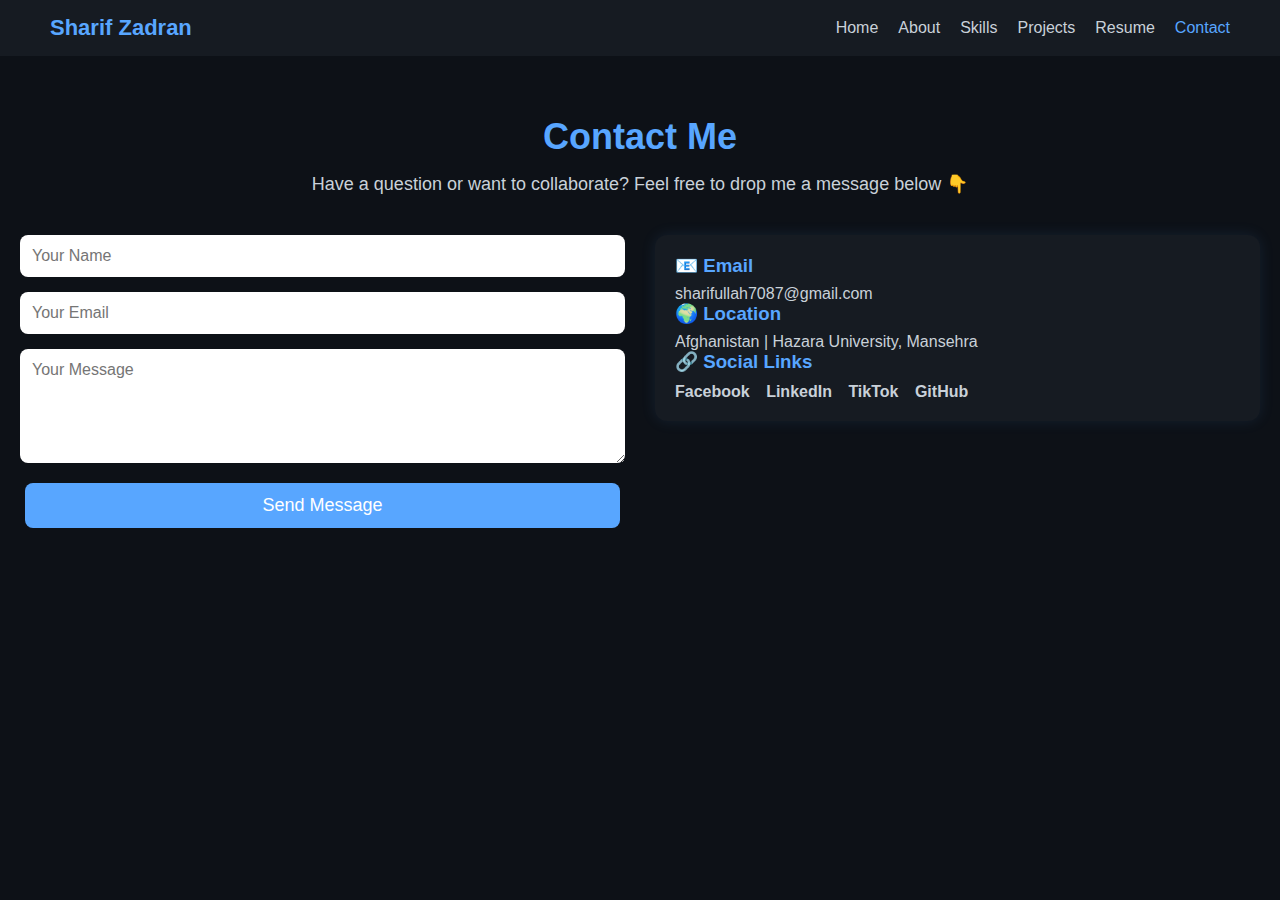
<file: contact.html>
<!DOCTYPE html>
<html lang="en">
<head>
  <meta charset="UTF-8">
  <meta name="viewport" content="width=device-width, initial-scale=1.0">
  <title>Contact | Sharif Khan Zadran</title>
  <link rel="stylesheet" href="style.css">
</head>
<body>
  <!-- Navbar -->
  <header>
    <nav class="navbar">
      <div class="logo">Sharif Zadran</div>
      <ul class="nav-links">
        <li><a href="index.html">Home</a></li>
        <li><a href="about.html">About</a></li>
        <li><a href="skills.html">Skills</a></li>
        <li><a href="projects.html">Projects</a></li>
        <li><a href="resume.html">Resume</a></li>
        <li><a href="contact.html" class="active">Contact</a></li>
      </ul>
    </nav>
  </header>

  <!-- Contact Section -->
  <section class="contact">
    <div class="container">
      <h1>Contact Me</h1>
      <p class="intro">Have a question or want to collaborate? Feel free to drop me a message below 👇</p>

      <div class="contact-grid">
        <!-- Contact Form -->
        <div class="contact-form">
          <form action="#" method="POST">
            <input type="text" name="name" placeholder="Your Name" required>
            <input type="email" name="email" placeholder="Your Email" required>
            <textarea name="message" rows="5" placeholder="Your Message" required></textarea>
            <button type="submit" class="btn">Send Message</button>
          </form>
        </div>

        <!-- Contact Info -->
        <div class="contact-info">
          <h3>📧 Email</h3>
          <p><a href="mailto:sharif@example.com">sharifullah7087@gmail.com</a></p>

          <h3>🌍 Location</h3>
          <p>Afghanistan | Hazara University, Mansehra</p>

          <h3>🔗 Social Links</h3>
          <div class="social-links">
            <a href="https://www.facebook.com/share/1AcQC41v9h/" target="_blank">Facebook</a>
            <a href="https://www.linkedin.com/in/sharif-khan-016564327?utm_source=share&utm_campaign=share_via&utm_content=profile&utm_medium=android_app" target="_blank">LinkedIn</a>
            <a href="https://www.tiktok.com/@khan689002?_t=ZS-8xKswo75bf7&_r=1" target="_blank">TikTok</a>
            <a href="https://github.com/" target="_blank">GitHub</a> <!-- optional placeholder -->
          </div>
        </div>
      </div>
    </div>
  </section>
</body>
</html>
</file>
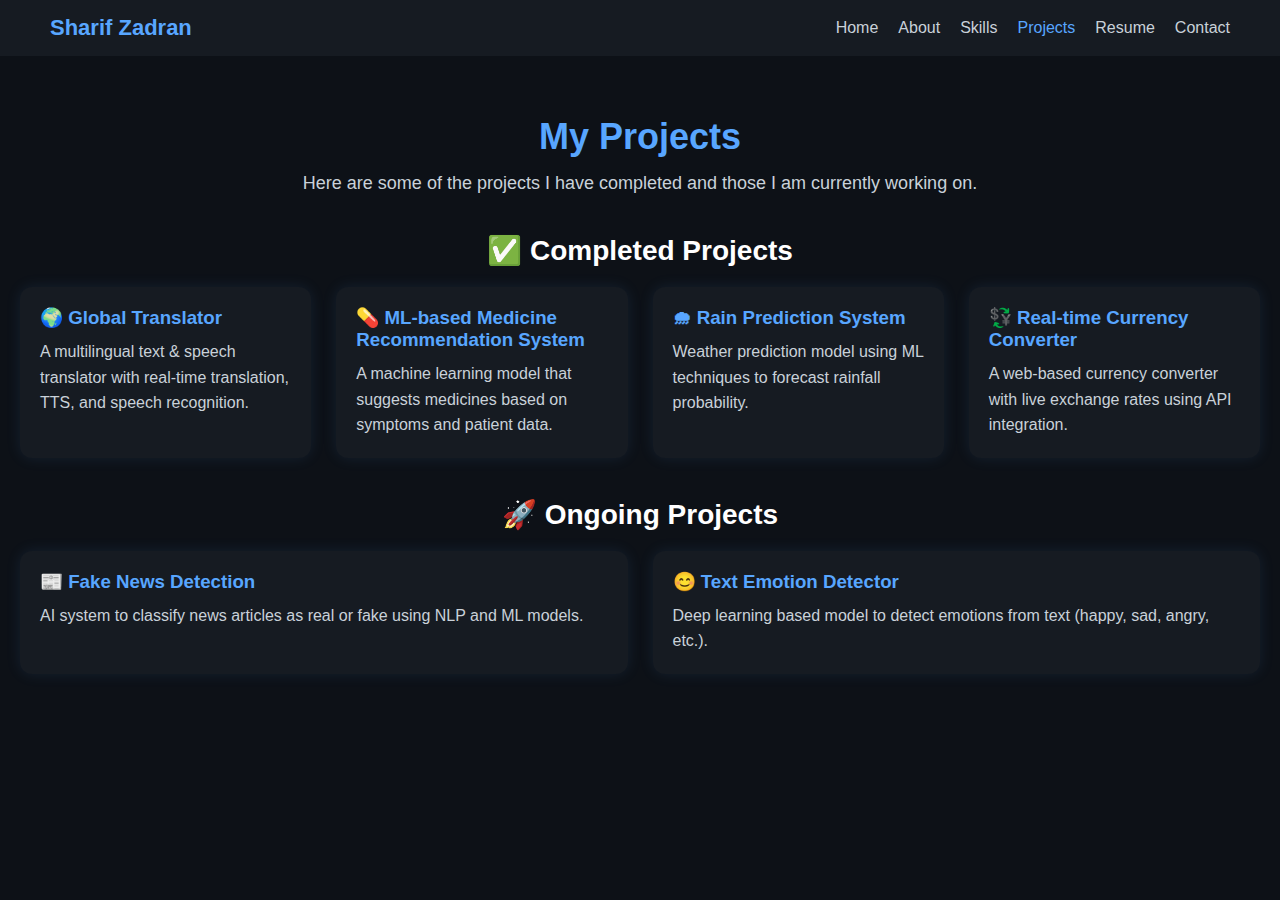
<file: projects.html>
<!DOCTYPE html>
<html lang="en">
<head>
  <meta charset="UTF-8">
  <meta name="viewport" content="width=device-width, initial-scale=1.0">
  <title>Projects | Sharif Khan Zadran</title>
  <link rel="stylesheet" href="style.css">
</head>
<body>
  <!-- Navbar -->
  <header>
    <nav class="navbar">
      <div class="logo">Sharif Zadran</div>
      <ul class="nav-links">
        <li><a href="index.html">Home</a></li>
        <li><a href="about.html">About</a></li>
        <li><a href="skills.html">Skills</a></li>
        <li><a href="projects.html" class="active">Projects</a></li>
        <li><a href="resume.html">Resume</a></li>
        <li><a href="contact.html">Contact</a></li>
      </ul>
    </nav>
  </header>

  <!-- Projects Section -->
  <section class="projects">
    <div class="container">
      <h1>My Projects</h1>
      <p class="intro">Here are some of the projects I have completed and those I am currently working on.</p>

      <h2>✅ Completed Projects</h2>
      <div class="projects-grid">
        <div class="project-card">
          <h3>🌍 Global Translator</h3>
          <p>A multilingual text & speech translator with real-time translation, TTS, and speech recognition.</p>
        </div>

        <div class="project-card">
          <h3>💊 ML-based Medicine Recommendation System</h3>
          <p>A machine learning model that suggests medicines based on symptoms and patient data.</p>
        </div>

        <div class="project-card">
          <h3>🌧 Rain Prediction System</h3>
          <p>Weather prediction model using ML techniques to forecast rainfall probability.</p>
        </div>

        <div class="project-card">
          <h3>💱 Real-time Currency Converter</h3>
          <p>A web-based currency converter with live exchange rates using API integration.</p>
        </div>
      </div>

      <h2>🚀 Ongoing Projects</h2>
      <div class="projects-grid">
        <div class="project-card">
          <h3>📰 Fake News Detection</h3>
          <p>AI system to classify news articles as real or fake using NLP and ML models.</p>
        </div>

        <div class="project-card">
          <h3>😊 Text Emotion Detector</h3>
          <p>Deep learning based model to detect emotions from text (happy, sad, angry, etc.).</p>
        </div>
      </div>
    </div>
  </section>
</body>
</html>
</file>
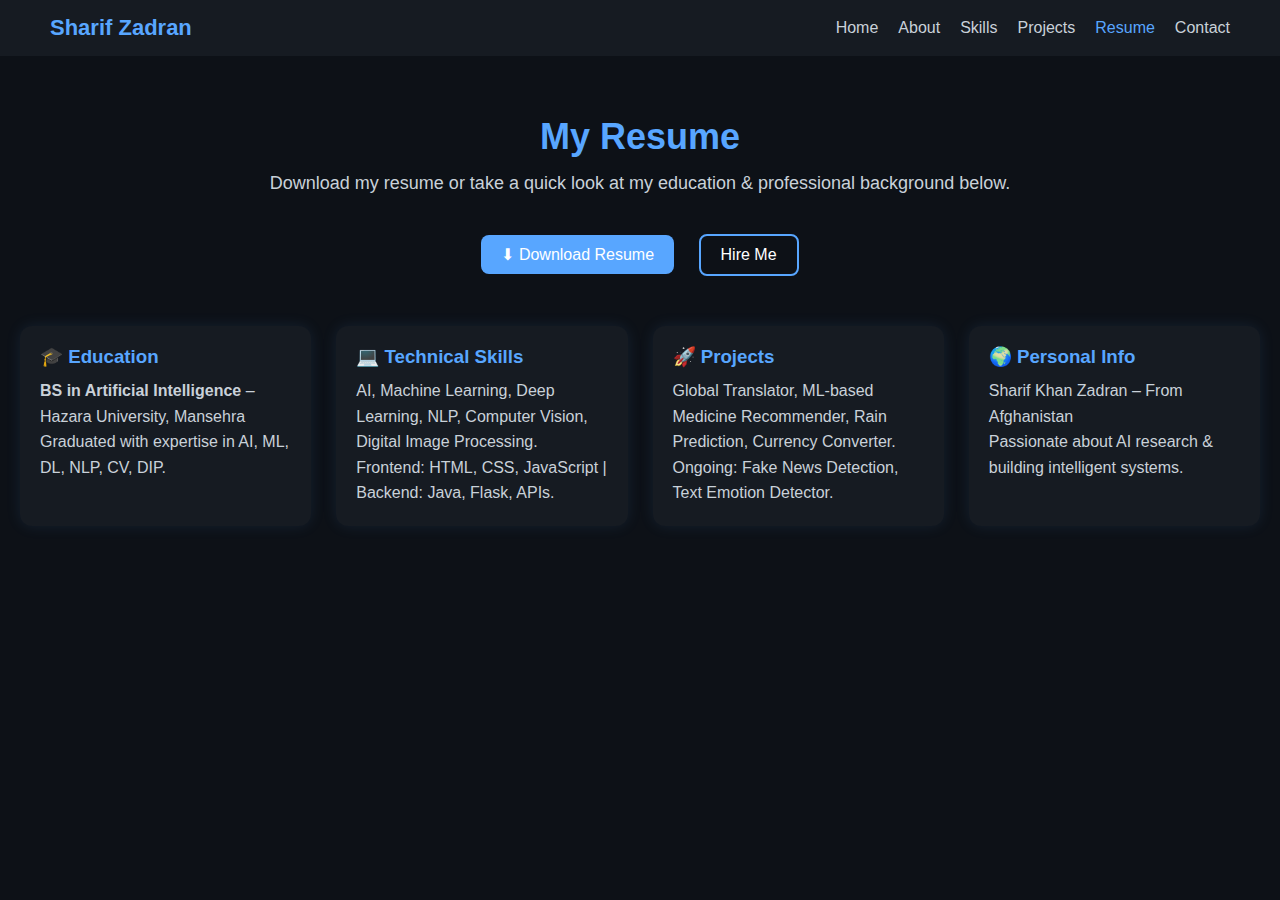
<file: resume.html>
<!DOCTYPE html>
<html lang="en">
<head>
  <meta charset="UTF-8">
  <meta name="viewport" content="width=device-width, initial-scale=1.0">
  <title>Resume | Sharif Khan Zadran</title>
  <link rel="stylesheet" href="style.css">
</head>
<body>
  <!-- Navbar -->
  <header>
    <nav class="navbar">
      <div class="logo">Sharif Zadran</div>
      <ul class="nav-links">
        <li><a href="index.html">Home</a></li>
        <li><a href="about.html">About</a></li>
        <li><a href="skills.html">Skills</a></li>
        <li><a href="projects.html">Projects</a></li>
        <li><a href="resume.html" class="active">Resume</a></li>
        <li><a href="contact.html">Contact</a></li>
      </ul>
    </nav>
  </header>

  <!-- Resume Section -->
  <section class="resume">
    <div class="container">
      <h1>My Resume</h1>
      <p class="intro">
        Download my resume or take a quick look at my education & professional background below.
      </p>

      <div class="resume-buttons">
        <a href="Sharif_Resume.pdf" class="btn" download>⬇ Download Resume</a>
        <a href="contact.html" class="btn btn-outline">Hire Me</a>
      </div>

      <div class="resume-grid">
        <div class="resume-card">
          <h3>🎓 Education</h3>
          <p><strong>BS in Artificial Intelligence</strong> – Hazara University, Mansehra</p>
          <p>Graduated with expertise in AI, ML, DL, NLP, CV, DIP.</p>
        </div>

        <div class="resume-card">
          <h3>💻 Technical Skills</h3>
          <p>AI, Machine Learning, Deep Learning, NLP, Computer Vision, Digital Image Processing.</p>
          <p>Frontend: HTML, CSS, JavaScript | Backend: Java, Flask, APIs.</p>
        </div>

        <div class="resume-card">
          <h3>🚀 Projects</h3>
          <p>Global Translator, ML-based Medicine Recommender, Rain Prediction, Currency Converter.</p>
          <p>Ongoing: Fake News Detection, Text Emotion Detector.</p>
        </div>

        <div class="resume-card">
          <h3>🌍 Personal Info</h3>
          <p>Sharif Khan Zadran – From Afghanistan</p>
          <p>Passionate about AI research & building intelligent systems.</p>
        </div>
      </div>
    </div>
  </section>
</body>
</html>
</file>
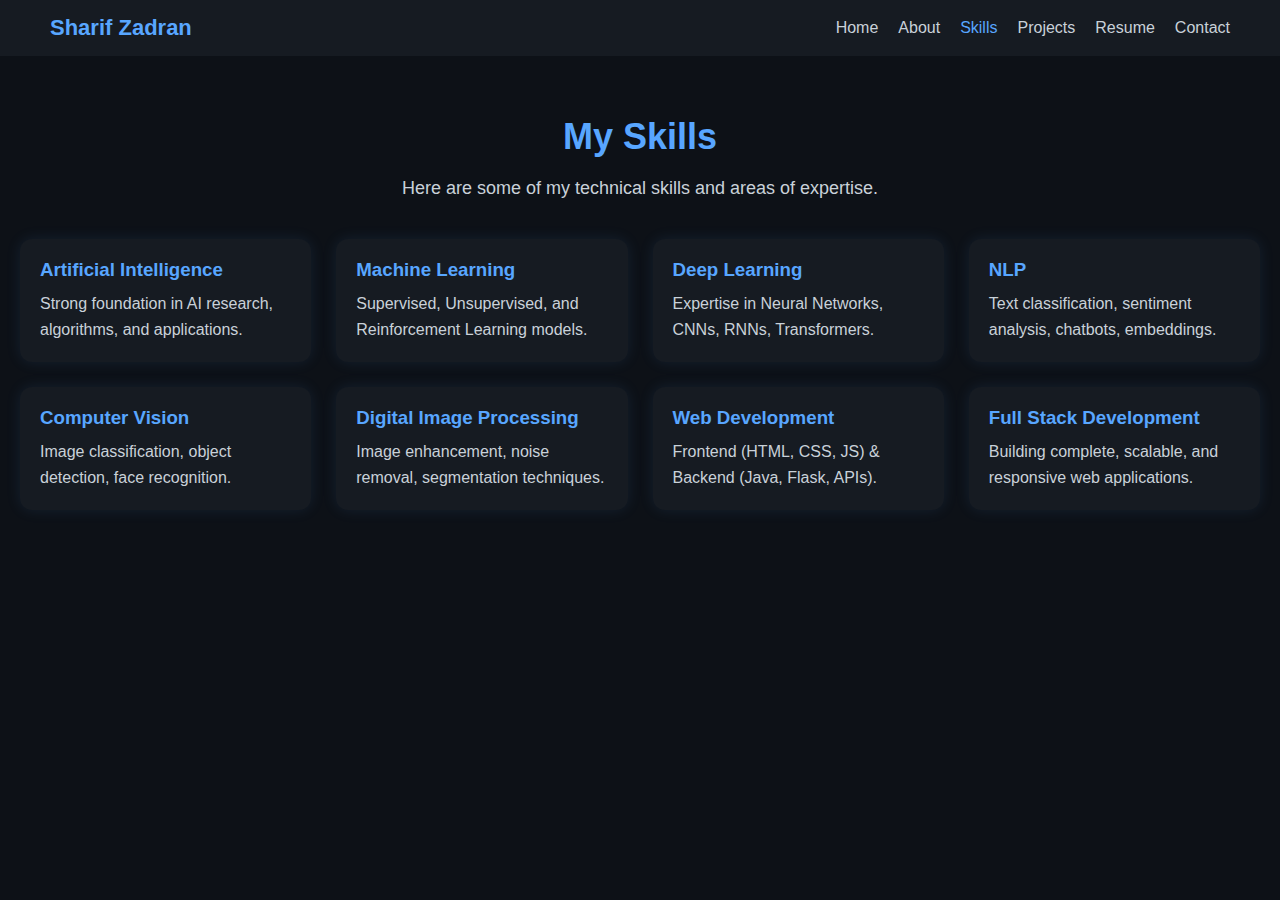
<file: skills.html>
<!DOCTYPE html>
<html lang="en">
<head>
  <meta charset="UTF-8">
  <meta name="viewport" content="width=device-width, initial-scale=1.0">
  <title>Skills | Sharif Khan Zadran</title>
  <link rel="stylesheet" href="style.css">
</head>
<body>
  <!-- Navbar -->
  <header>
    <nav class="navbar">
      <div class="logo">Sharif Zadran</div>
      <ul class="nav-links">
        <li><a href="index.html">Home</a></li>
        <li><a href="about.html">About</a></li>
        <li><a href="skills.html" class="active">Skills</a></li>
        <li><a href="projects.html">Projects</a></li>
        <li><a href="resume.html">Resume</a></li>
        <li><a href="contact.html">Contact</a></li>
      </ul>
    </nav>
  </header>

  <!-- Skills Section -->
  <section class="skills">
    <div class="container">
      <h1>My Skills</h1>
      <p class="intro">Here are some of my technical skills and areas of expertise.</p>

      <div class="skills-grid">
        <div class="skill-card">
          <h3>Artificial Intelligence</h3>
          <p>Strong foundation in AI research, algorithms, and applications.</p>
        </div>

        <div class="skill-card">
          <h3>Machine Learning</h3>
          <p>Supervised, Unsupervised, and Reinforcement Learning models.</p>
        </div>

        <div class="skill-card">
          <h3>Deep Learning</h3>
          <p>Expertise in Neural Networks, CNNs, RNNs, Transformers.</p>
        </div>

        <div class="skill-card">
          <h3>NLP</h3>
          <p>Text classification, sentiment analysis, chatbots, embeddings.</p>
        </div>

        <div class="skill-card">
          <h3>Computer Vision</h3>
          <p>Image classification, object detection, face recognition.</p>
        </div>

        <div class="skill-card">
          <h3>Digital Image Processing</h3>
          <p>Image enhancement, noise removal, segmentation techniques.</p>
        </div>

        <div class="skill-card">
          <h3>Web Development</h3>
          <p>Frontend (HTML, CSS, JS) & Backend (Java, Flask, APIs).</p>
        </div>

        <div class="skill-card">
          <h3>Full Stack Development</h3>
          <p>Building complete, scalable, and responsive web applications.</p>
        </div>
      </div>
    </div>
  </section>
</body>
</html>
</file>
<file: style.css>
* {
  margin: 0;
  padding: 0;
  box-sizing: border-box;
  font-family: "Segoe UI", sans-serif;
}

body {
  background: #0d1117;
  color: #ffffff;
}

/* Navbar */
.navbar {
  display: flex;
  justify-content: space-between;
  align-items: center;
  padding: 15px 50px;
  background: #161b22;
  position: sticky;
  top: 0;
}

.navbar .logo {
  font-size: 22px;
  font-weight: bold;
  color: #58a6ff;
}

.nav-links {
  list-style: none;
  display: flex;
  gap: 20px;
}

.nav-links li a {
  text-decoration: none;
  color: #c9d1d9;
  transition: 0.3s;
}

.nav-links li a:hover,
.nav-links li a.active {
  color: #58a6ff;
}

/* Hero Section */
.hero {
  display: flex;
  align-items: center;
  justify-content: center;
  height: 90vh;
  text-align: center;
  padding: 20px;
  background: linear-gradient(135deg, #0d1117, #161b22);
}

.hero-text h1 {
  font-size: 48px;
  margin-bottom: 15px;
}

.hero-text h1 span {
  color: #58a6ff;
}

.hero-text h2 {
  font-size: 24px;
  font-weight: 400;
  margin-bottom: 20px;
  color: #8b949e;
}

.hero-text p {
  max-width: 600px;
  margin: 0 auto 30px;
  font-size: 18px;
  line-height: 1.6;
  color: #c9d1d9;
}

.btn {
  display: inline-block;
  padding: 10px 20px;
  border-radius: 8px;
  background: #58a6ff;
  color: white;
  text-decoration: none;
  margin: 5px;
  transition: 0.3s;
}

.btn:hover {
  background: #1f6feb;
}

.btn-outline {
  background: transparent;
  border: 2px solid #58a6ff;
}

.btn-outline:hover {
  background: #58a6ff;
}

/* About Page */
.about {
  padding: 60px 20px;
  background: #0d1117;
  color: #c9d1d9;
}

.about h1 {
  text-align: center;
  font-size: 36px;
  margin-bottom: 40px;
  color: #58a6ff;
}

.about-content {
  display: flex;
  flex-wrap: wrap;
  align-items: center;
  justify-content: center;
  gap: 40px;
}

.about-text {
  flex: 1;
  min-width: 300px;
  max-width: 600px;
}

.about-text h2 {
  font-size: 28px;
  margin-bottom: 20px;
  color: #ffffff;
}

.about-text p {
  font-size: 18px;
  line-height: 1.7;
  margin-bottom: 15px;
}

.about-img {
  flex: 1;
  min-width: 250px;
  max-width: 350px;
  text-align: center;
}

.about-img img {
  width: 100%;
  border-radius: 15px;
  box-shadow: 0 0 20px rgba(88, 166, 255, 0.3);
}

/* Skills Page */
.skills {
  padding: 60px 20px;
  text-align: center;
}

.skills h1 {
  font-size: 36px;
  margin-bottom: 20px;
  color: #58a6ff;
}

.skills .intro {
  font-size: 18px;
  margin-bottom: 40px;
  color: #c9d1d9;
}

.skills-grid {
  display: grid;
  grid-template-columns: repeat(auto-fit, minmax(250px, 1fr));
  gap: 25px;
}

.skill-card {
  background: #161b22;
  padding: 20px;
  border-radius: 12px;
  text-align: left;
  box-shadow: 0 0 15px rgba(88, 166, 255, 0.1);
  transition: transform 0.3s;
}

.skill-card:hover {
  transform: translateY(-8px);
}

.skill-card h3 {
  color: #58a6ff;
  margin-bottom: 10px;
}

.skill-card p {
  color: #c9d1d9;
  font-size: 16px;
  line-height: 1.6;
}
/* Projects Page */
.projects {
  padding: 60px 20px;
  text-align: center;
}

.projects h1 {
  font-size: 36px;
  margin-bottom: 15px;
  color: #58a6ff;
}

.projects .intro {
  font-size: 18px;
  margin-bottom: 40px;
  color: #c9d1d9;
}

.projects h2 {
  margin: 40px 0 20px;
  font-size: 28px;
  color: #ffffff;
}

.projects-grid {
  display: grid;
  grid-template-columns: repeat(auto-fit, minmax(280px, 1fr));
  gap: 25px;
}

.project-card {
  background: #161b22;
  padding: 20px;
  border-radius: 12px;
  text-align: left;
  box-shadow: 0 0 15px rgba(88, 166, 255, 0.1);
  transition: transform 0.3s, background 0.3s;
}

.project-card:hover {
  transform: translateY(-8px);
  background: #1f2937;
}

.project-card h3 {
  color: #58a6ff;
  margin-bottom: 10px;
}

.project-card p {
  color: #c9d1d9;
  font-size: 16px;
  line-height: 1.6;
}
/* Resume Page */
.resume {
  padding: 60px 20px;
  text-align: center;
}

.resume h1 {
  font-size: 36px;
  margin-bottom: 15px;
  color: #58a6ff;
}

.resume .intro {
  font-size: 18px;
  margin-bottom: 30px;
  color: #c9d1d9;
}

.resume-buttons {
  margin-bottom: 40px;
}

.resume-buttons .btn {
  margin: 10px;
}

.resume-grid {
  display: grid;
  grid-template-columns: repeat(auto-fit, minmax(280px, 1fr));
  gap: 25px;
}

.resume-card {
  background: #161b22;
  padding: 20px;
  border-radius: 12px;
  text-align: left;
  box-shadow: 0 0 15px rgba(88, 166, 255, 0.1);
  transition: transform 0.3s;
}

.resume-card:hover {
  transform: translateY(-8px);
}

.resume-card h3 {
  color: #58a6ff;
  margin-bottom: 10px;
}

.resume-card p {
  color: #c9d1d9;
  font-size: 16px;
  line-height: 1.6;
}
/* Contact Page */
.contact {
  padding: 60px 20px;
  text-align: center;
}

.contact h1 {
  font-size: 36px;
  margin-bottom: 15px;
  color: #58a6ff;
}

.contact .intro {
  font-size: 18px;
  margin-bottom: 40px;
  color: #c9d1d9;
}

.contact-grid {
  display: grid;
  grid-template-columns: repeat(auto-fit, minmax(300px, 1fr));
  gap: 30px;
  align-items: start;
}

.contact-form form {
  display: flex;
  flex-direction: column;
  gap: 15px;
}

.contact-form input,
.contact-form textarea {
  padding: 12px;
  border-radius: 8px;
  border: none;
  outline: none;
  font-size: 16px;
}

.contact-form button {
  padding: 12px;
  border: none;
  background: #58a6ff;
  color: #fff;
  border-radius: 8px;
  font-size: 18px;
  cursor: pointer;
  transition: background 0.3s;
}

.contact-form button:hover {
  background: #1f6feb;
}

.contact-info {
  text-align: left;
  padding: 20px;
  background: #161b22;
  border-radius: 12px;
  box-shadow: 0 0 15px rgba(88, 166, 255, 0.1);
}

.contact-info h3 {
  margin-bottom: 8px;
  color: #58a6ff;
}

.contact-info p, 
.contact-info a {
  font-size: 16px;
  color: #c9d1d9;
  text-decoration: none;
}

.social-links {
  margin-top: 10px;
}

.social-links a {
  display: inline-block;
  margin-right: 12px;
  font-weight: bold;
  transition: color 0.3s;
}

.social-links a:hover {
  color: #58a6ff;
}
.profile-pic {
  width: 160px;
  height: 160px;
  border-radius: 50%;
  border: 4px solid #58a6ff;
  margin-bottom: 20px;
  box-shadow: 0 0 20px rgba(88, 166, 255, 0.4);
}
</file>
